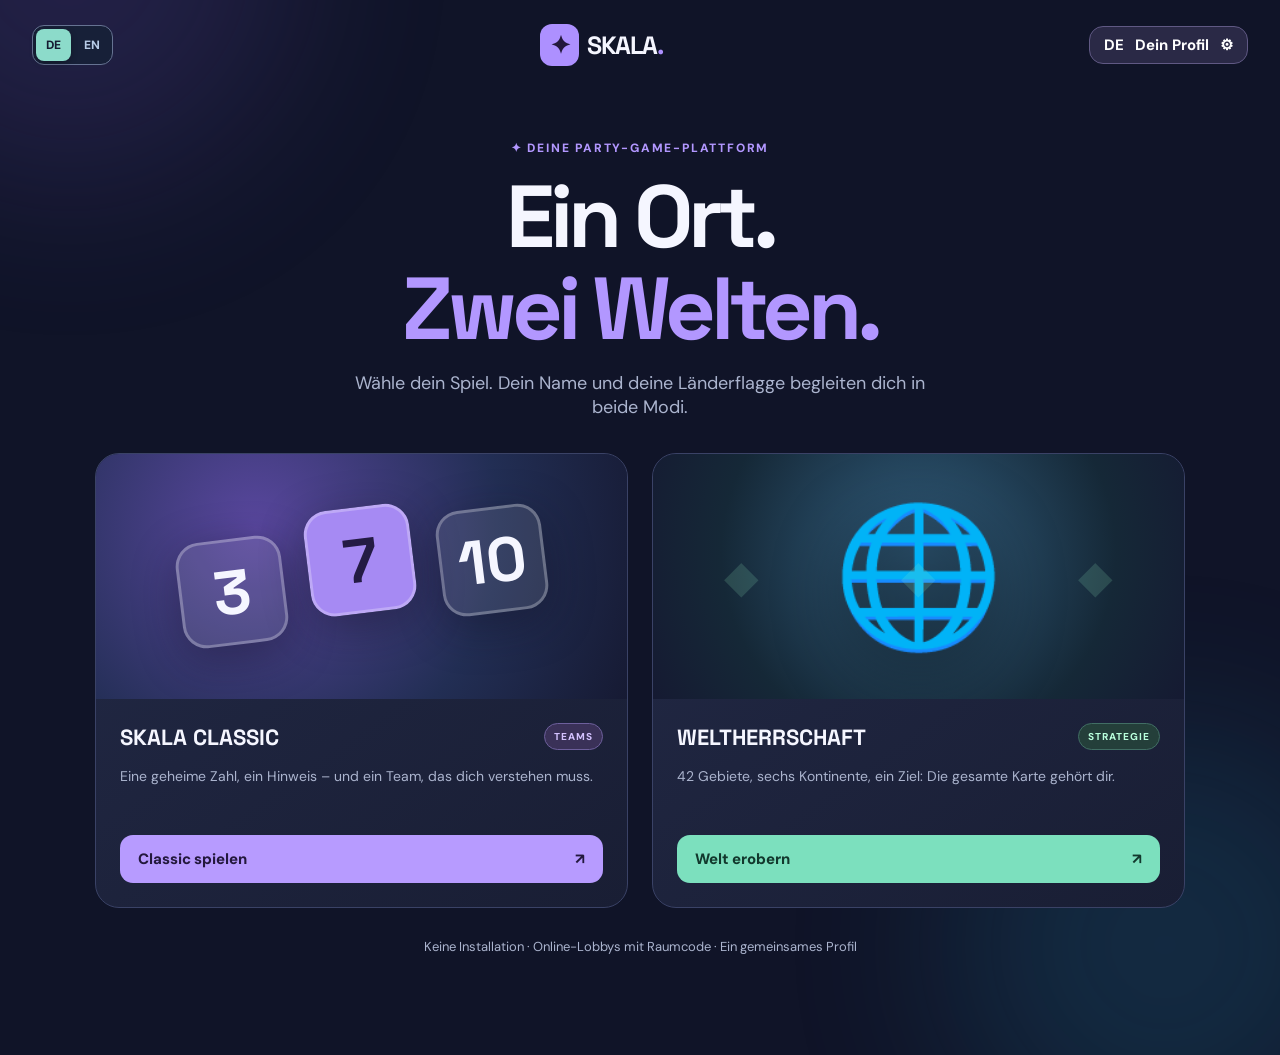
<file: SKALA/index.html>
<!doctype html>
<html lang="de"><head><meta charset="utf-8"><meta name="viewport" content="width=device-width,initial-scale=1"><meta name="theme-color" content="#101428"><title>SKALA — Spiele auswählen</title><link rel="preconnect" href="https://fonts.googleapis.com"><link href="https://fonts.googleapis.com/css2?family=DM+Sans:wght@400;500;600;700;800&family=Space+Grotesk:wght@400;600;700;800&display=swap" rel="stylesheet"><link rel="stylesheet" href="world-style.css?v=3"></head>
<body class="portal-body"><div class="ambient a"></div><div class="ambient b"></div>
<header class="portal-top"><a href="./index.html" class="brand"><span class="brand-symbol">✦</span> SKALA<span class="brand-dot">.</span></a><button id="profile-open" class="profile-button">🇩🇪 <span id="header-name">Profil</span> <span>⚙</span></button></header>
<main class="portal-main"><div class="portal-badge">✦ DEINE PARTY-GAME-PLATTFORM</div><h1>Ein Ort.<br><span>Zwei Welten.</span></h1><p class="portal-description">Wähle dein Spiel. Dein Name und deine Länderflagge begleiten dich in beide Modi.</p>
<div class="portal-grid"><a class="game-select-card classic-select" href="./classic.html"><div class="game-art art-classic"><div class="floating-numbers"><span>3</span><span>7</span><span>10</span></div></div><div class="game-select-content"><div class="mode-title"><span>SKALA CLASSIC</span><span class="mode-pill">TEAMS</span></div><p>Eine geheime Zahl, ein Hinweis – und ein Team, das dich verstehen muss.</p><span class="mode-start">Classic spielen <span>↗</span></span></div></a>
<a class="game-select-card world-select" href="./conquest.html"><div class="game-art art-world"><div class="world-orb">🌐</div><div class="land-marks"><span>◆</span><span>◆</span><span>◆</span></div></div><div class="game-select-content"><div class="mode-title"><span>WELTHERRSCHAFT</span><span class="mode-pill green-pill">STRATEGIE</span></div><p>42 Gebiete, sechs Kontinente, ein Ziel: Die gesamte Karte gehört dir.</p><span class="mode-start">Welt erobern <span>↗</span></span></div></a></div>
<p class="portal-footnote">Keine Installation · Online-Lobbys mit Raumcode · Ein gemeinsames Profil</p></main>
<div id="profile-modal" class="modal-cover" hidden><section class="modal-card profile-modal" role="dialog" aria-modal="true" aria-label="Profil bearbeiten"><div class="modal-head"><h2>Dein SKALA-Profil</h2><button class="icon-btn" data-close>✕</button></div><div class="profile-preview"><span id="flag-preview" class="profile-flag"></span><div><strong id="name-preview">Spieler</strong><p id="country-preview">Deutschland</p></div></div><form id="profile-form"><label class="field-label" for="profile-name">DEIN NAME</label><input id="profile-name" maxlength="18" required placeholder="Spielername"/><label class="field-label" for="flag-filter">LÄNDERFLAGGE SUCHEN</label><input id="flag-filter" placeholder="z. B. Kiribati, Deutschland, Japan …"/><div id="flag-picker" class="flag-grid"></div><button type="submit" class="primary full">Profil speichern</button></form></section></div>
<script src="flags.js?v=3"></script><script>
const valid=new Map(FLAGS),esc=v=>String(v??'').replace(/[&<>"']/g,c=>({'&':'&amp;','<':'&lt;','>':'&gt;','"':'&quot;',"'":'&#39;'}[c]));
const nameKey='skala_name',flagKey='skala_profile_flag';let code=localStorage.getItem(flagKey)||'de';if(!valid.has(code))code='de';
const pic=c=>`<img loading="lazy" src="https://flagcdn.com/w80/${c}.png" alt="${esc(valid.get(c)||c)}" onerror="this.replaceWith(document.createTextNode('${c.toUpperCase()}'))">`;
function refresh(){document.getElementById('profile-open').innerHTML=`${pic(code)} <span>${esc(localStorage.getItem(nameKey)||'Dein Profil')}</span> <span>⚙</span>`;document.getElementById('flag-preview').innerHTML=pic(code);document.getElementById('name-preview').textContent=document.getElementById('profile-name').value||'Spieler';document.getElementById('country-preview').textContent=valid.get(code)||'';}
function flagsList(){const q=document.getElementById('flag-filter').value.toLowerCase();document.getElementById('flag-picker').innerHTML=FLAGS.filter(x=>(x[1]+" "+(window.SKALAI18N?.countryName(x[0])||" ")).toLowerCase().includes(q)).map(([c,n])=>`<button type="button" data-flag="${c}" class="flag-choice ${code===c?'chosen':''}">${pic(c)}<small>${esc(n)}</small></button>`).join('')||'<p>Kein Land gefunden</p>';}
function openProfile(){document.getElementById('profile-name').value=localStorage.getItem(nameKey)||'';document.getElementById('profile-modal').hidden=false;flagsList();refresh();}
document.getElementById('profile-open').onclick=openProfile;document.querySelector('[data-close]').onclick=()=>document.getElementById('profile-modal').hidden=true;
document.getElementById('profile-modal').onclick=e=>{if(e.target.id==='profile-modal')e.target.hidden=true;const b=e.target.closest('[data-flag]');if(b){code=b.dataset.flag;flagsList();refresh();}};
document.getElementById('flag-filter').oninput=flagsList;document.getElementById('profile-name').oninput=refresh;
document.getElementById('profile-form').onsubmit=e=>{e.preventDefault();let name=document.getElementById('profile-name').value.trim();if(!name)return;localStorage.setItem(nameKey,name);localStorage.setItem(flagKey,code);document.getElementById('profile-modal').hidden=true;refresh();};
refresh();
// Old SKALA invitations have only ?room=CODE. Keep those links working.
const query=new URLSearchParams(location.search);if(query.has('room')){location.replace((query.get('game')==='world'?'./conquest.html':'./classic.html')+location.search);}
</script><script src="language.js?v=3"></script></body></html>
</file>
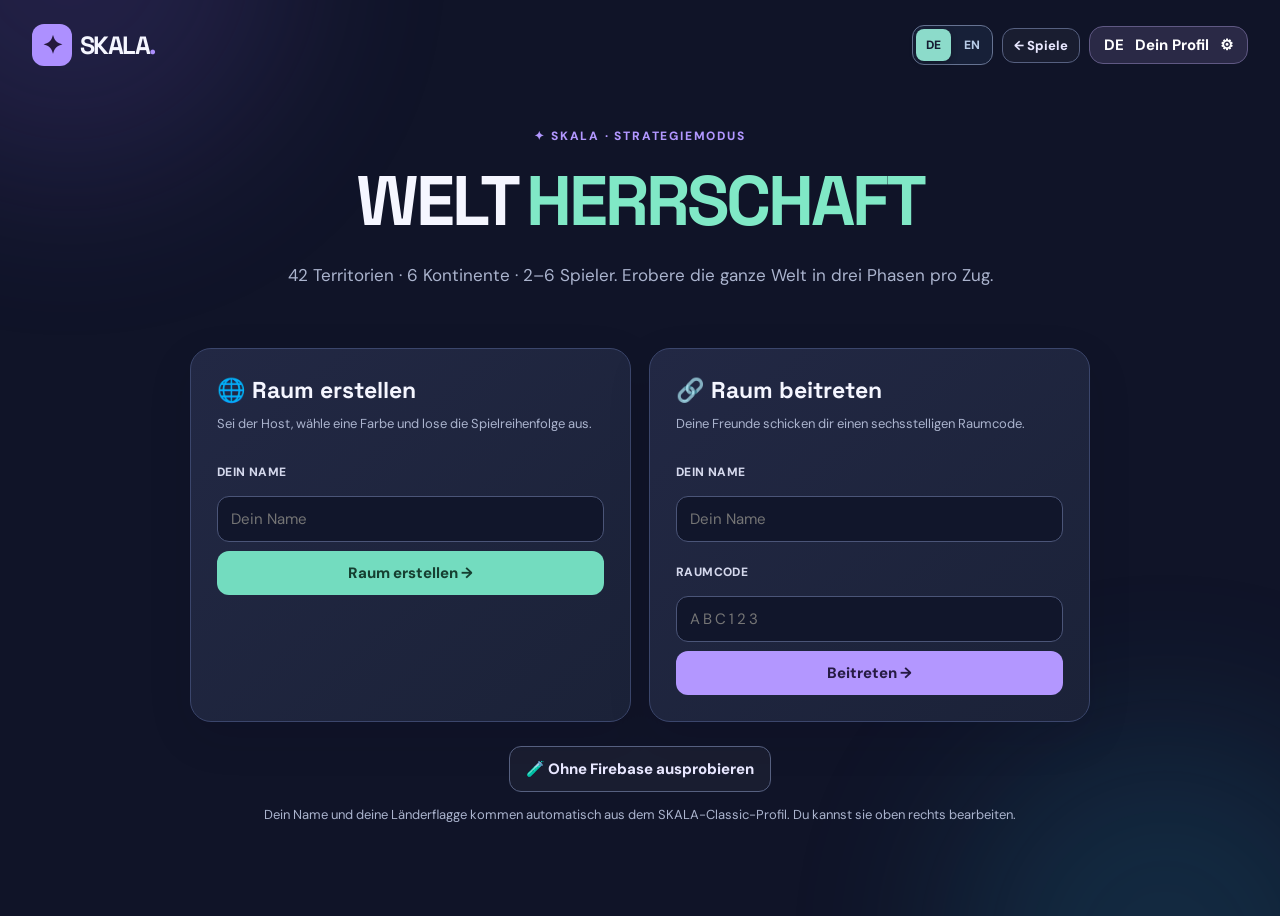
<file: SKALA/conquest.html>
<!doctype html><html lang="de"><head><meta charset="utf-8"><meta name="viewport" content="width=device-width,initial-scale=1"><meta name="theme-color" content="#101428"><title>SKALA Weltherrschaft</title><link rel="preconnect" href="https://fonts.googleapis.com"><link href="https://fonts.googleapis.com/css2?family=DM+Sans:wght@400;500;600;700;800&family=Space+Grotesk:wght@400;600;700;800&display=swap" rel="stylesheet"><link rel="stylesheet" href="world-style.css?v=3.3"></head><body><div class="ambient a"></div><div class="ambient b"></div><header class="world-header"><a href="./index.html" class="brand"><span class="brand-symbol">✦</span> SKALA<span class="brand-dot">.</span></a><nav><a class="outline small-btn" href="./index.html">← Spiele</a><button id="profile-button" class="profile-button">🌐 Profil ⚙</button></nav></header><main id="world-root" class="world-main"><p class="centered muted">Lade Weltherrschaft …</p></main><div id="modal" class="modal-cover" hidden></div><div id="occupy-modal" class="modal-cover" hidden></div><div id="continents-modal" class="modal-cover" hidden></div><div id="toast" class="toast" role="status"></div>
<script src="firebase-config.js"></script><script src="flags.js?v=3"></script><script src="world-map.js?v=3.1"></script><script src="world-engine.js?v=3"></script><script src="conquest.js?v=3.3"></script><script src="language.js?v=3"></script></body></html>
</file>
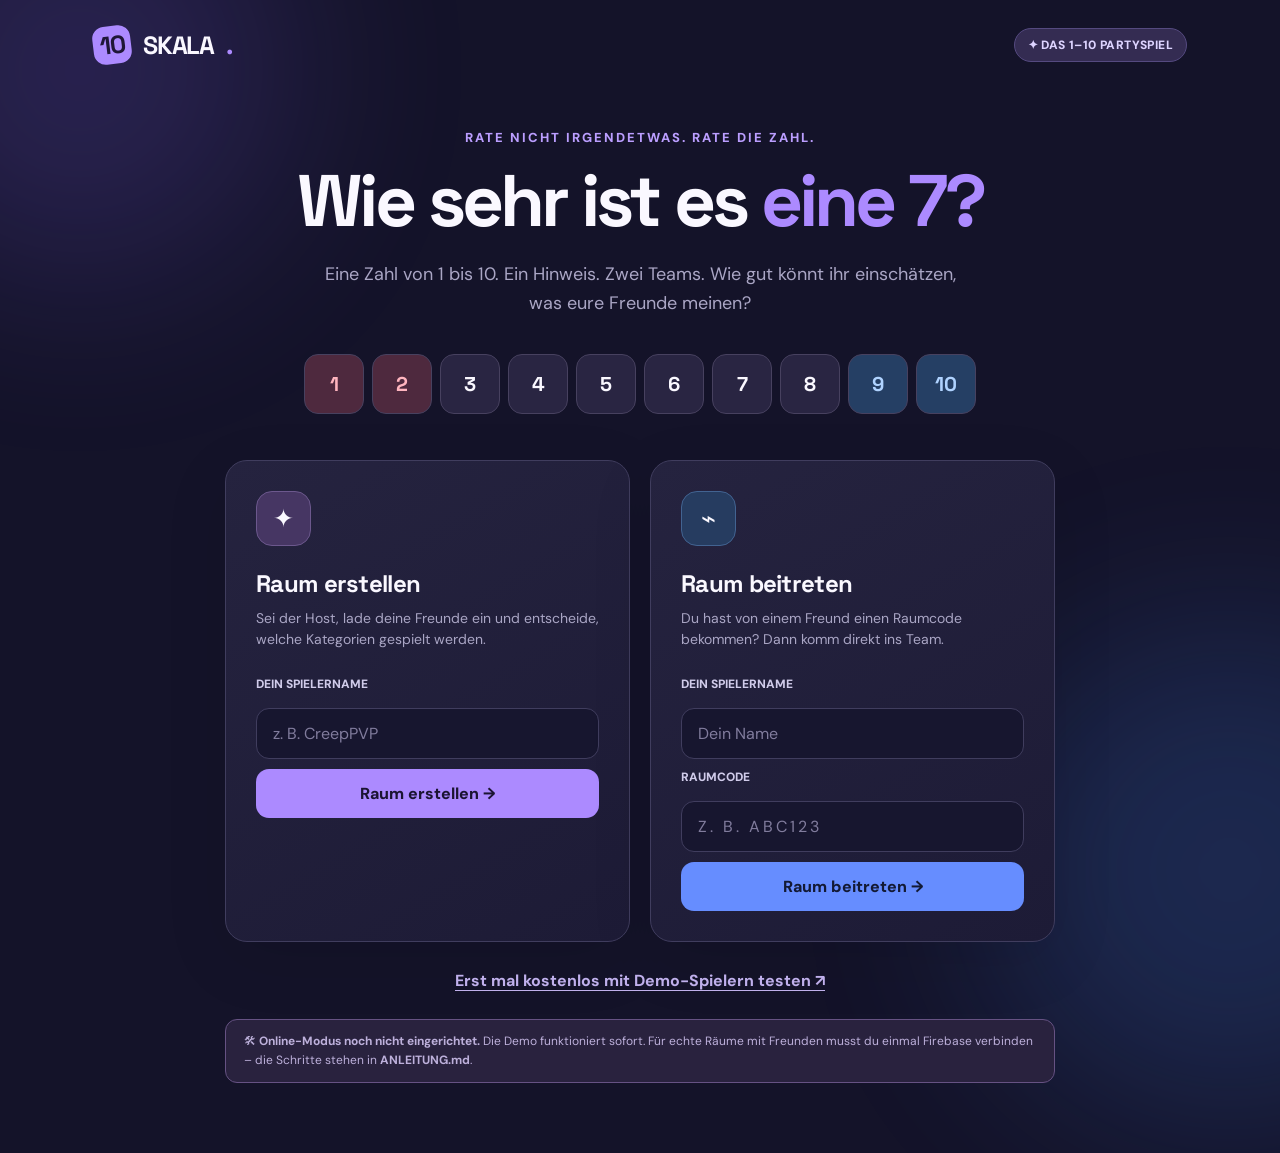
<file: SKALA/demo.html>
<!doctype html>
<html lang="de">
<head>
  <meta charset="utf-8" />
  <meta name="viewport" content="width=device-width, initial-scale=1" />
  <meta name="theme-color" content="#141329" />
  <meta name="description" content="SKALA – Das Partyspiel, bei dem du die richtige Zahl erraten musst." />
  <title>SKALA – Offline-Demo</title>
  <link rel="preconnect" href="https://fonts.googleapis.com" />
  <link rel="preconnect" href="https://fonts.gstatic.com" crossorigin />
  <link href="https://fonts.googleapis.com/css2?family=DM+Sans:wght@400;500;600;700;800&family=Space+Grotesk:wght@400;500;600;700&display=swap" rel="stylesheet" />
  <style>:root{color-scheme:dark;--bg:#141329;--panel:#211f3b;--panel2:#292744;--white:#faf8ff;--muted:#aaa6c5;--line:#403d5e;--purple:#ac8aff;--violet:#8065e7;--red:#ff7184;--blue:#6eafff;--gold:#ffdc7b;--green:#82dfb1}
*{box-sizing:border-box}html{min-height:100%}body{margin:0;min-height:100vh;font-family:'DM Sans',sans-serif;background:var(--bg);color:var(--white);overflow-x:hidden}.ambient{position:fixed;z-index:-1;pointer-events:none;filter:blur(100px);border-radius:100%;opacity:.18}.ambient-a{width:420px;height:420px;top:-140px;left:-130px;background:#8a6aff}.ambient-b{width:500px;height:500px;right:-200px;bottom:-220px;background:#448cfc}button,input,select{font:inherit}button{cursor:pointer;transition:transform .15s,background .15s,border-color .15s,opacity .15s}button:active{transform:scale(.975)}button:disabled{opacity:.45;cursor:not-allowed}input,select{background:#17162f;border:1px solid var(--line);border-radius:13px;padding:14px 16px;color:var(--white);outline:none;min-width:0;width:100%}input:focus,select:focus{border-color:#ae91ff;box-shadow:0 0 0 3px #ae91ff22}input::placeholder{color:#817c9d}a{color:var(--purple)}.shell{max-width:1150px;margin:0 auto;padding:26px 28px 70px}.topbar{display:flex;align-items:center;justify-content:space-between;gap:16px;margin-bottom:65px}.brand{display:flex;align-items:center;gap:12px;font-family:'Space Grotesk',sans-serif;font-size:25px;font-weight:700;letter-spacing:-1.2px;text-decoration:none;color:var(--white)}.logo{width:38px;height:38px;border-radius:12px;background:#ac8aff;color:#1f1738;display:grid;place-items:center;transform:rotate(-7deg);font-weight:800}.tag{display:inline-flex;gap:7px;align-items:center;color:#ddd4ff;background:#342c52;border:1px solid #554a80;border-radius:999px;padding:8px 13px;font-size:12px;font-weight:800;letter-spacing:.4px;text-transform:uppercase}.ghost{border:1px solid var(--line);background:#ffffff0a;color:var(--white);border-radius:12px;padding:11px 15px;font-weight:700}.ghost:hover{background:#ffffff16}.hero{text-align:center;max-width:880px;margin:0 auto 46px}.eyebrow{color:#bb9eff;font-size:13px;font-weight:800;letter-spacing:2px;text-transform:uppercase}.hero h1{font-family:'Space Grotesk',sans-serif;font-size:clamp(42px,6vw,73px);line-height:1.05;letter-spacing:-3.9px;margin:17px 0 20px}.hero h1 em{font-style:normal;color:var(--purple)}.hero p{color:var(--muted);font-size:18px;line-height:1.65;margin:0 auto;max-width:650px}.scale-strip{display:flex;gap:8px;justify-content:center;align-items:center;margin:35px auto 5px;max-width:720px}.scale-strip span{font-family:'Space Grotesk',sans-serif;flex:1;max-width:60px;aspect-ratio:1;border-radius:14px;background:#292542;border:1px solid #47415f;display:grid;place-items:center;font-size:clamp(12px,2vw,20px);font-weight:700}.scale-strip span:nth-child(1),.scale-strip span:nth-child(2){background:#4e293e;color:#ffb5bf}.scale-strip span:nth-child(9),.scale-strip span:nth-child(10){background:#253f64;color:#b0d3ff}.home-grid{display:grid;grid-template-columns:1fr 1fr;gap:20px;max-width:830px;margin:0 auto}.panel{border:1px solid var(--line);border-radius:22px;background:linear-gradient(150deg,#25233f,#1d1b36);box-shadow:0 18px 65px #00000018}.home-card{padding:30px}.home-card .card-icon{font-size:25px;border:1px solid #6c588d;background:#463663;width:55px;height:55px;border-radius:16px;display:grid;place-items:center;margin-bottom:22px}.home-card:nth-child(2) .card-icon{background:#263c60;border-color:#426391}.home-card h2{font-family:'Space Grotesk';font-size:24px;letter-spacing:-.7px;margin:0 0 9px}.home-card p{color:var(--muted);margin:0 0 25px;line-height:1.5;font-size:14px;min-height:43px}.stack{display:grid;gap:10px}.btn{border:0;background:var(--purple);border-radius:13px;padding:14px 20px;font-weight:800;color:#1b1432;display:inline-flex;align-items:center;justify-content:center;gap:9px}.btn:hover{background:#b99cff}.btn.secondary{background:#668dff;color:#131a35}.btn.secondary:hover{background:#87a5ff}.btn.red{background:var(--red)}.btn.sm{padding:10px 14px;font-size:13px;border-radius:10px}.btn:disabled{opacity:.5}.demo-link{display:block;text-align:center;margin:27px auto;color:#c0b0ec;background:none;border:0;text-decoration:underline;text-underline-offset:4px;font-weight:700}.room-top{display:flex;justify-content:space-between;gap:14px;align-items:center;margin-bottom:28px;flex-wrap:wrap}.room-heading{font-family:'Space Grotesk';font-size:clamp(27px,4vw,38px);font-weight:700;letter-spacing:-1.6px;margin:0}.sub{color:var(--muted);font-size:14px;line-height:1.5}.roomcode{border:1px dashed #8777bd;background:#2c2648;border-radius:14px;padding:11px 16px;display:flex;gap:14px;align-items:center}.codeword{font:700 22px 'Space Grotesk';letter-spacing:3px}.room-actions{display:flex;gap:10px;flex-wrap:wrap}.roomcode button{font-size:13px}.section-title{font:700 21px 'Space Grotesk';letter-spacing:-.5px;margin:0 0 12px}.lobby-grid{display:grid;grid-template-columns:1.1fr .9fr;gap:18px}.team-grid{display:grid;grid-template-columns:1fr 1fr;gap:14px}.team-card{padding:20px;min-height:275px}.team-card.red{border-color:#9c4458;background:linear-gradient(160deg,#48263b,#25203a)}.team-card.blue{border-color:#3c669a;background:linear-gradient(160deg,#243c62,#22213d)}.team-title{display:flex;gap:9px;align-items:center;font:700 19px 'Space Grotesk'}.team-title .circle{display:inline-block;width:12px;height:12px;border-radius:50%}.red .circle{background:var(--red)}.blue .circle{background:var(--blue)}.member{display:flex;align-items:center;gap:10px;background:#16152955;border-radius:11px;padding:10px 11px;margin-top:9px;font-size:14px}.avatar{display:grid;place-items:center;border-radius:10px;width:31px;height:31px;flex:none;font-weight:800;background:#ffffff19}.tiny{font-size:11px;color:var(--muted);margin-left:auto}.empty{color:var(--muted);font-size:13px;padding:14px 0}.settings{padding:23px}.cat-list{max-height:286px;overflow:auto;display:flex;flex-wrap:wrap;gap:8px;padding:3px 4px 4px 0}.cat-pill{background:#342d51;border:1px solid #584b7b;color:#eee8ff;border-radius:9px;padding:9px 11px;font-size:12px;font-weight:700;display:inline-flex;align-items:center;gap:8px}.cat-pill button{border:0;background:none;color:#c1acdf;padding:0 2px;font-size:15px;line-height:1}.cat-add{margin-top:18px;padding-top:18px;border-top:1px solid var(--line)}.field-label{color:#d0cbea;font-size:12px;font-weight:800;margin:0 0 6px;display:block}.cat-fields{display:grid;grid-template-columns:1fr 1fr;gap:10px}.cat-fields .wide{grid-column:1/-1}.full{width:100%}.lobby-footer{display:flex;justify-content:space-between;align-items:center;gap:18px;flex-wrap:wrap;margin-top:20px}.lobby-footer .btn{min-width:200px}.note{color:var(--muted);font-size:13px;line-height:1.6}.select-inline{width:auto;max-width:210px;padding:8px 12px}.game-layout{max-width:880px;margin:auto}.scoreboard{display:grid;grid-template-columns:1fr auto 1fr;gap:12px;align-items:center;margin-bottom:18px}.score{border:1px solid var(--line);padding:16px 20px;border-radius:16px;display:flex;align-items:center;gap:13px;background:#25233f}.score.red{border-color:#844357}.score.blue{border-color:#41618c;flex-direction:row-reverse}.score .pts{font:700 35px 'Space Grotesk'}.score .teammeta{font-size:12px;color:var(--muted);line-height:1.5}.score.blue .teammeta{text-align:right}.versus{font:700 12px 'Space Grotesk';color:#8b86a8;letter-spacing:2px}.turnline{display:flex;align-items:center;justify-content:space-between;gap:14px;margin:22px 0 13px;flex-wrap:wrap}.round{color:var(--muted);font-size:13px;font-weight:800;letter-spacing:1.5px;text-transform:uppercase}.turn-person{font-size:14px;color:#ded9f3}.turn-person strong{color:white}.stage{padding:35px;text-align:center;position:relative;overflow:hidden}.stage:before{content:'';position:absolute;inset:0 0 auto;height:4px;background:linear-gradient(90deg,var(--red),var(--purple),var(--blue))}.stage-label{font-size:12px;letter-spacing:1.8px;color:#bca8f4;font-weight:800;text-transform:uppercase;margin-bottom:12px}.stage h2{font:700 clamp(24px,4vw,36px) 'Space Grotesk';letter-spacing:-1px;margin:0 0 15px}.spectrum{margin:20px auto 30px;max-width:610px}.spectrum-bar{height:14px;border-radius:99px;background:linear-gradient(90deg,#ff7c96,#e4b073,#d4d879,#71c9b1,#78aaff);position:relative;margin-bottom:14px}.spectrum-ends{display:flex;justify-content:space-between;font-size:12px;color:var(--muted);font-weight:800;gap:14px;text-align:left}.spectrum-ends span:last-child{text-align:right}.big-number{font:800 95px/1 'Space Grotesk';letter-spacing:-6px;color:var(--gold);text-shadow:0 5px 32px #f2c96035;margin:16px auto 12px}.reveal-grid{display:grid;grid-template-columns:1fr 1fr;gap:12px;max-width:500px;margin:22px auto}.result-box{border-radius:15px;background:#302c4a;border:1px solid #514a6d;padding:17px}.result-box .n{font:800 58px 'Space Grotesk';line-height:1.1}.result-box p{color:var(--muted);font-size:12px;margin:5px 0 0}.result-box.target .n{color:var(--gold)}.points-burst{font:800 20px 'Space Grotesk';margin:12px;color:var(--green)}.answer-word{font:700 clamp(28px,5vw,42px) 'Space Grotesk';color:var(--white);margin:12px 0 19px;overflow-wrap:anywhere}.input-row{max-width:480px;margin:20px auto 5px;display:flex;gap:9px}.input-row .btn{white-space:nowrap}.number-grid{display:grid;grid-template-columns:repeat(10,1fr);gap:7px;margin:22px auto;max-width:620px}.number-grid button{aspect-ratio:1;min-width:0;border:1px solid #5e5678;background:#302c4b;color:white;border-radius:12px;font:700 20px 'Space Grotesk'}.number-grid button.selected,.number-grid button:hover{background:var(--purple);color:#211636;border-color:var(--purple)}.status-bubble{display:inline-block;border:1px solid var(--line);background:#302c4a;border-radius:13px;padding:13px 18px;color:#d4cfeb;font-size:14px;line-height:1.5;margin:18px 0}.game-footer{display:flex;align-items:center;justify-content:space-between;gap:14px;flex-wrap:wrap;margin-top:16px}.game-footer .note{max-width:620px}.history{margin:30px auto 0}.history h3{font:700 18px 'Space Grotesk'}.history-items{display:grid;gap:8px}.history-item{display:grid;grid-template-columns:45px 1fr auto;align-items:center;gap:10px;background:#211f3a;border:1px solid #403b5c;border-radius:11px;padding:12px;font-size:13px}.history-item .num{color:var(--muted)}.history-item strong{color:var(--gold)}.end-card{text-align:center;padding:45px 24px}.end-card h2{font:700 clamp(32px,5vw,55px) 'Space Grotesk';margin:12px}.winner{font:700 22px 'Space Grotesk';margin:15px auto 30px}.demo-controller{border:1px solid #675a8c;background:#30284a;border-radius:13px;padding:9px 13px;display:flex;justify-content:space-between;align-items:center;gap:12px;margin-bottom:15px;flex-wrap:wrap}.demo-controller .sub{font-size:12px}.demo-controller select{max-width:200px}.toast{position:fixed;z-index:100;bottom:22px;left:50%;transform:translateX(-50%) translateY(15px);padding:13px 19px;border-radius:13px;background:#f5eaff;color:#251d38;box-shadow:0 12px 50px #0006;font-weight:800;font-size:13px;opacity:0;transition:.2s;pointer-events:none;max-width:90vw;text-align:center}.toast.show{opacity:1;transform:translateX(-50%) translateY(0)}.muted{color:var(--muted)}.small{font-size:12px}.separator{height:1px;background:var(--line);margin:22px 0}.info-callout{margin:18px auto 0;max-width:830px;background:#29223e;border:1px solid #665283;padding:12px 18px;border-radius:12px;color:#bdb0db;font-size:12px;line-height:1.6}.waiting-dots:after{content:'...';animation:blink 1.3s infinite}@keyframes blink{0%,40%{opacity:.2}60%,100%{opacity:1}}@media(max-width:800px){.lobby-grid{grid-template-columns:1fr}.topbar{margin-bottom:42px}}@media(max-width:620px){.shell{padding:20px 14px 50px}.hero h1{letter-spacing:-2px}.hero p{font-size:15px}.scale-strip{gap:4px}.scale-strip span{border-radius:8px}.home-grid{grid-template-columns:1fr;gap:13px}.home-card{padding:23px}.home-card p{min-height:auto}.team-card{padding:13px;min-height:210px}.member{gap:6px;padding:8px;font-size:12px}.member .tiny{display:none}.stage{padding:30px 15px}.number-grid{gap:4px}.number-grid button{font-size:16px;border-radius:8px}.score{padding:12px;gap:6px}.score .pts{font-size:28px}.roomcode{width:100%;justify-content:space-between}.input-row{flex-direction:column}.history-item{grid-template-columns:30px 1fr auto}.game-footer .btn{width:100%}}
</style>
</head>
<body>
  <div class="ambient ambient-a"></div><div class="ambient ambient-b"></div>
  <div id="app" aria-live="polite"></div>
  <div id="toast" class="toast" role="status" aria-live="polite"></div>
  <script>const firebaseConfigured = false; async function getFirebase() { throw new Error('Die lokale Demo unterstützt nur Testspieler. Für echte Multiplayer-Räume bitte die vollständige Website einrichten.'); }

const PRESETS = [
  ['Wie nervig ist das Schulfach?', 'Mega chillig', 'Extrem nervig'],
  ['Wie lecker ist dieses Essen?', 'Ungenießbar', 'Unglaublich lecker'],
  ['Wie peinlich ist diese Situation?', 'Gar nicht peinlich', 'Maximal peinlich'],
  ['Wie cool ist dieses Tier?', 'Langweilig', 'Legendär'],
  ['Wie schwierig ist dieses Videospiel?', 'Kinderleicht', 'Unmöglich'],
  ['Wie gruselig ist das?', 'Überhaupt nicht', 'Absoluter Horror'],
  ['Wie anstrengend ist dieser Sport?', 'Entspannt', 'Total erschöpfend'],
  ['Wie schön ist dieser Urlaubsort?', 'Gar nicht schön', 'Traumhaft'],
  ['Wie stark ist diese Superkraft?', 'Ziemlich nutzlos', 'Völlig OP'],
  ['Wie nervig ist dieses Geräusch?', 'Angenehm', 'Nicht auszuhalten'],
  ['Wie gut ist dieses Getränk?', 'Schmeckt schrecklich', 'Perfekt'],
  ['Wie gefährlich ist dieses Minecraft-Mob?', 'Ungefährlich', 'Sehr gefährlich'],
  ['Wie hilfreich ist dieser Gegenstand?', 'Komplett nutzlos', 'Super praktisch'],
  ['Wie gemütlich ist dieser Ort?', 'Unbequem', 'Super gemütlich']
];

const app = document.getElementById('app');
const toastEl = document.getElementById('toast');
const state = {
  mode: 'home', room: null, code: '', me: '', demoActor: 'demo1',
  demoSecrets: {}, privateValue: null, privateRoundId: '',
  loadedSecretFor: '', selectedGuess: null, unsubscribe: null,
  pending: false, timer: null, scheduledRound: '', onlineClient: null
};
let toastTimer;
const esc = value => String(value ?? '').replace(/[&<>"']/g, c => ({'&':'&amp;','<':'&lt;','>':'&gt;','"':'&quot;',"'":'&#39;'}[c]));
const randomCode = () => Array.from(crypto.getRandomValues(new Uint8Array(6)), x => 'ABCDEFGHJKLMNPQRSTUVWXYZ23456789'[x % 32]).join('');
const randomNumber = () => (crypto.getRandomValues(new Uint32Array(1))[0] % 10) + 1;
const roomPlayers = room => Object.entries(room?.players || {}).map(([id, person]) => ({id, ...person})).sort((a,b) => (a.joinedAt || 0) - (b.joinedAt || 0));
const teamPlayers = (room, team) => roomPlayers(room).filter(p => p.team === team).sort((a,b) => (a.slot ?? 0) - (b.slot ?? 0));
const isHost = () => state.me && state.room?.hostId === state.me;
const isChooser = () => state.me && state.room?.turn?.chooserId === state.me;
const myPlayer = () => state.room?.players?.[state.me] || null;
const pointsFor = (target, guess) => { const diff = Math.abs(Number(target) - Number(guess)); return diff === 0 ? 3 : diff === 1 ? 2 : diff === 2 ? 1 : 0; };
const roundDone = t => t && Number.isInteger(t.target) && Number.isInteger(t.guess);
const categoryEntries = room => Object.entries(room?.categories || {});
const currentCategory = room => room?.categories?.[room?.turn?.categoryId] || {name: 'Unbekannte Kategorie', low:'1', high:'10'};
function scores(room) {
  const turns = [...Object.values(room.history || {})];
  if (roundDone(room.turn)) turns.push(room.turn);
  return turns.reduce((s,t) => { if(roundDone(t)) s[t.team] += pointsFor(t.target,t.guess); return s; }, {red:0,blue:0});
}
function showToast(message) { toastEl.textContent = message; toastEl.classList.add('show'); clearTimeout(toastTimer); toastTimer = setTimeout(() => toastEl.classList.remove('show'), 3400); }
function errMessage(error) {
  const m = String(error?.message || error);
  if (m.includes('PERMISSION_DENIED') || m.includes('permission_denied')) return 'Firebase hat den Zugriff abgelehnt. Prüfe die Datenbank-Regeln aus der Anleitung.';
  if (m.includes('auth/operation-not-allowed')) return 'Bitte in Firebase die anonyme Anmeldung aktivieren.';
  if (m.includes('auth/invalid-api-key')) return 'Der Firebase-API-Key ist nicht korrekt.';
  if (m.includes('network-request-failed')) return 'Verbindungsproblem. Prüfe deine Internetverbindung.';
  return m;
}
async function guarded(action) { if(state.pending) return; state.pending = true; try { await action(); } catch(e){ console.error(e);showToast(errMessage(e)); } finally {state.pending = false;} }
function wrap(content, room = false) {
  app.innerHTML = `<div class="shell"><header class="topbar"><a href="./" class="brand" data-action="leave"><span class="logo">10</span> SKALA<span style="color:var(--purple)">.</span></a><div class="tag">✦ Das 1–10 Partyspiel</div></header>${content}</div>`;
}
function home() {
  const queryCode = (new URLSearchParams(location.search).get('room') || '').toUpperCase().replace(/[^A-Z0-9]/g,'').slice(0,6);
  wrap(`<section class="hero"><div class="eyebrow">RATE NICHT IRGENDETWAS. RATE DIE ZAHL.</div><h1>Wie sehr ist es <em>eine 7?</em></h1><p>Eine Zahl von 1 bis 10. Ein Hinweis. Zwei Teams. Wie gut könnt ihr einschätzen, was eure Freunde meinen?</p><div class="scale-strip">${Array.from({length:10},(_,i)=>`<span>${i+1}</span>`).join('')}</div></section>
  <div class="home-grid">
    <section class="panel home-card"><div class="card-icon">✦</div><h2>Raum erstellen</h2><p>Sei der Host, lade deine Freunde ein und entscheide, welche Kategorien gespielt werden.</p><form id="create-form" class="stack"><label class="field-label" for="create-name">DEIN SPIELERNAME</label><input id="create-name" maxlength="18" required placeholder="z. B. CreepPVP" autocomplete="nickname" value="${esc(localStorage.getItem('skala_name') || '')}"/><button class="btn full" type="submit">Raum erstellen →</button></form></section>
    <section class="panel home-card"><div class="card-icon">⌁</div><h2>Raum beitreten</h2><p>Du hast von einem Freund einen Raumcode bekommen? Dann komm direkt ins Team.</p><form id="join-form" class="stack"><label class="field-label" for="join-name">DEIN SPIELERNAME</label><input id="join-name" maxlength="18" required placeholder="Dein Name" autocomplete="nickname" value="${esc(localStorage.getItem('skala_name') || '')}"/><label class="field-label" for="join-code">RAUMCODE</label><input id="join-code" maxlength="6" required placeholder="Z. B. ABC123" value="${esc(queryCode)}" style="text-transform:uppercase;letter-spacing:3px"/><button class="btn secondary full" type="submit">Raum beitreten →</button></form></section>
  </div><button class="demo-link" data-action="demo">Erst mal kostenlos mit Demo-Spielern testen ↗</button>
  ${firebaseConfigured ? `<p class="note" style="text-align:center">✓ Mehrspielermodus eingerichtet · Freunde können über Links mitspielen</p>` : `<div class="info-callout">🛠 <strong>Online-Modus noch nicht eingerichtet.</strong> Die Demo funktioniert sofort. Für echte Räume mit Freunden musst du einmal Firebase verbinden – die Schritte stehen in <strong>ANLEITUNG.md</strong>.</div>`}`);
}
function startDemo() {
  state.mode = 'demo'; state.code = 'DEMO10'; state.me = 'demo1'; state.demoActor = 'demo1'; state.demoSecrets={}; state.privateValue=null; state.privateRoundId='';
  const names=['Du (Host)','Mia','Ben','Lena','Alex','Noah'];
  state.room={hostId:'demo1', status:'lobby',roundLimit:12, createdAt:Date.now(), players:Object.fromEntries(names.map((name,i) => [`demo${i+1}`,{name,joinedAt:i+1}])),categories: Object.fromEntries(PRESETS.map((c,i)=>[`c${i+1}`,{name:c[0],low:c[1],high:c[2]}]))};
  render();showToast('Demo geladen – wechsle jederzeit die Spieler-Perspektive.');
}
function demoController() { return `<div class="demo-controller"><div><strong>🧪 Demo-Modus</strong><div class="sub">Spiele alle Rollen in diesem Browser. Es sind keine echten Freunde verbunden.</div></div><select id="demo-actor" aria-label="Demo-Perspektive wechseln">${roomPlayers(state.room).map(p=>`<option value="${p.id}" ${state.me===p.id?'selected':''}>${esc(p.name)}</option>`).join('')}</select></div>`; }
function badgeForPlayer(p, room) { return `<div class="member"><span class="avatar">${esc(p.name.slice(0,1).toUpperCase())}</span><span>${esc(p.name)}${room.hostId===p.id?' <span title="Host">👑</span>':''}${state.me===p.id?' <span class="muted small">(du)</span>':''}</span>${p.slot != null?`<span class="tiny">#${p.slot+1}</span>`:''}</div>`; }
function lobby() {
  const room=state.room, host=isHost(), players=roomPlayers(room), isDemo=state.mode==='demo';
  // Before game start everyone is in the waiting room. The preview distributes by join order.
  const reds=players.filter((p,i)=> i%2===0), blues=players.filter((p,i)=>i%2===1);
  const cats=categoryEntries(room);
  wrap(`${isDemo?demoController():''}<div class="room-top"><div><div class="eyebrow" style="margin-bottom:9px">WARTERAUM</div><h1 class="room-heading">Gleich geht’s los!</h1><div class="sub">${players.length} Spieler im Raum · Vorschau der Teams</div></div><div class="room-actions"><div class="roomcode"><span class="codeword">${esc(state.code)}</span><button class="ghost" data-action="copy">⧉ Kopieren</button></div></div></div>
  <div class="lobby-grid"><div><h2 class="section-title">👥 Deine Teams</h2><div class="team-grid"><section class="panel team-card red"><div class="team-title"><span class="circle"></span> Team Rot</div><div class="sub" style="margin-top:7px">${reds.length} Spieler</div>${reds.length?reds.map(p=>badgeForPlayer(p,room)).join(''):'<p class="empty">Noch niemand hier</p>'}</section><section class="panel team-card blue"><div class="team-title"><span class="circle"></span> Team Blau</div><div class="sub" style="margin-top:7px">${blues.length} Spieler</div>${blues.length?blues.map(p=>badgeForPlayer(p,room)).join(''):'<p class="empty">Noch niemand hier</p>'}</section></div><p class="note">Die Teams werden beim Start zufällig und möglichst gleich groß aufgeteilt. Danach ist abwechselnd Rot → Blau dran.</p></div>
  <section class="panel settings"><div style="display:flex;justify-content:space-between;gap:7px;align-items:center"><h2 class="section-title" style="margin:0">🎯 Kategorien</h2><span class="tag">${cats.length} aktiv</span></div><p class="sub">Von chillig bis extrem: Zu jeder Kategorie gibt es die Skala 1–10.</p><div class="cat-list">${cats.map(([id,cat])=>`<div class="cat-pill" title="1: ${esc(cat.low)} · 10: ${esc(cat.high)}">${esc(cat.name)}${host?`<button data-action="remove-cat" data-id="${esc(id)}" title="Kategorie entfernen" aria-label="Kategorie entfernen">×</button>`:''}</div>`).join('')||'<div class="empty">Füge mindestens eine Kategorie hinzu.</div>'}</div>
  ${host?`<form id="category-form" class="cat-add"><label class="field-label" for="category-name">EIGENE KATEGORIE HINZUFÜGEN</label><div class="cat-fields"><input class="wide" id="category-name" required maxlength="75" placeholder="z. B. Wie nervig ist dieses Schulfach?"/><div><label class="field-label" for="cat-low">1 BEDEUTET</label><input id="cat-low" maxlength="35" required placeholder="chillig"/></div><div><label class="field-label" for="cat-high">10 BEDEUTET</label><input id="cat-high" maxlength="35" required placeholder="nervig"/></div></div><button class="ghost full" type="submit" style="margin-top:10px">＋ Kategorie hinzufügen</button></form>`:''}</section></div>
  <div class="lobby-footer"><div><div style="font-weight:800;margin-bottom:7px">${host?'Du bist der Host 👑':'Warte, bis der Host startet …'}</div><div class="note">${host?'Mindestens 4 Spieler, damit jeder Hinweisgeber ein Teammitglied zum Raten hat.':'Teile den Raumcode mit deinen Freunden und mach dich bereit.'}</div></div><div style="display:flex;gap:10px;align-items:center;flex-wrap:wrap">${host?`<label><span class="field-label">SPIELDAUER</span><select id="round-limit" class="select-inline"><option value="6" ${room.roundLimit===6?'selected':''}>6 Runden</option><option value="12" ${room.roundLimit===12?'selected':''}>12 Runden</option><option value="20" ${room.roundLimit===20?'selected':''}>20 Runden</option><option value="0" ${room.roundLimit===0?'selected':''}>Unendlich</option></select></label><button class="btn" data-action="start" ${players.length<4||!cats.length?'disabled':''}>Spiel starten →</button>`:'<span class="status-bubble">Warten auf Start<span class="waiting-dots"></span></span>'}</div></div>`);
}
function addRoundClass(team) { return team==='red' ? '🔴 Team Rot' : '🔵 Team Blau'; }
function game() {
  const room=state.room, turn=room.turn;
  if(!turn){wrap(`<div class="panel end-card"><h2>Runde wird vorbereitet …</h2></div>`);return;}
  const cat=currentCategory(room), score=scores(room), chooser=room.players?.[turn.chooserId], myTeam=myPlayer()?.team,
    active=myTeam===turn.team, chooserMe=isChooser(), hasClue=!!turn.clue, hasGuess=Number.isInteger(turn.guess), done=roundDone(turn),
    canGuess=active && !chooserMe && hasClue && !hasGuess,
    teamColor=turn.team==='red'?'var(--red)':'var(--blue)';
  let inner='';
  if (done) {
    const pts=pointsFor(turn.target,turn.guess);
    inner=`<div class="stage-label">AUFLÖSUNG</div><h2>Und die Zahl war …</h2><div class="answer-word">„${esc(turn.clue)}“</div><div class="reveal-grid"><div class="result-box target"><div class="n">${turn.target}</div><p>Die geheime Zahl</p></div><div class="result-box"><div class="n">${turn.guess}</div><p>Team-Tipp</p></div></div><div class="points-burst">${pts?`✦ +${pts} ${pts===1?'Punkt':'Punkte'} für ${turn.team==='red'?'Rot':'Blau'}!`:'✦ Diesmal leider 0 Punkte'}</div><p class="sub">${pts===3?'Volltreffer! 🎯':pts===2?'Nur 1 daneben – richtig gut!':pts===1?'Nur 2 daneben – immerhin!':'Nächstes Mal klappt’s bestimmt.'}</p>${isHost()?`<button class="btn" data-action="next" style="margin-top:19px">${room.roundLimit>0&&turn.index>=room.roundLimit?'Ergebnis anzeigen':'Nächste Runde →'}</button>`:'<span class="status-bubble">Warte auf die nächste Runde <span class="waiting-dots"></span></span>'}`;
  } else if (!hasClue) {
    if (chooserMe) {
      inner=`<div class="stage-label">DU BIST DER HINWEISGEBER</div><h2>Finde das perfekte Beispiel!</h2><div class="sub">Nur du siehst deine geheime Zahl.</div>${Number.isInteger(state.privateValue) && state.privateRoundId===turn.id?`<div class="big-number">${state.privateValue}</div><p class="sub">Überlege: Was passt in dieser Kategorie zu einer <strong style="color:var(--gold)">${state.privateValue}/10</strong>?</p><form id="clue-form" class="input-row"><input id="clue-input" minlength="1" maxlength="55" required autofocus placeholder="Dein Begriff oder Beispiel" autocomplete="off"/><button class="btn" type="submit">Hinweis senden →</button></form>`:'<div class="status-bubble">Geheime Zahl wird geladen<span class="waiting-dots"></span></div>'}`;
    } else {
      inner=`<div class="stage-label">HINWEIS WIRD GESUCHT</div><h2>${esc(chooser?.name||'Ein Spieler')} ist am Zug</h2><p class="sub">${active?'Gleich bekommst du einen Begriff. Überlege dann, welche Zahl dazu passt.':'Das andere Team ist an der Reihe. Gleich geht’s weiter.'}</p><span class="status-bubble">Warten auf den Hinweis<span class="waiting-dots"></span></span>`;
    }
  } else if (!hasGuess) {
    if(canGuess) {
      inner=`<div class="stage-label">EURE AUFGABE: ZAHL ERRATEN</div><h2>Welche Zahl meint ${esc(chooser?.name||'euer Teammitglied')}?</h2><div class="answer-word">„${esc(turn.clue)}“</div><p class="sub">Besprecht euch und ein Teammitglied gibt eure gemeinsame Schätzung ab.</p><div class="number-grid" role="group" aria-label="Zahl von 1 bis 10 auswählen">${Array.from({length:10},(_,i)=>`<button type="button" data-action="select-guess" data-number="${i+1}" class="${state.selectedGuess===i+1?'selected':''}" aria-pressed="${state.selectedGuess===i+1}">${i+1}</button>`).join('')}</div><button class="btn" data-action="guess" ${!state.selectedGuess?'disabled':''}>${state.selectedGuess?`${state.selectedGuess} als Tipp abgeben →`:'Wähle zuerst eine Zahl'}</button>`;
    } else if (chooserMe) {
      inner=`<div class="stage-label">DEIN HINWEIS IST RAUS</div><h2>Dein Team überlegt gerade …</h2><div class="answer-word">„${esc(turn.clue)}“</div><p class="sub">Du darfst nichts mehr verraten. Gleich wird der Tipp aufgelöst.</p><span class="status-bubble">Warten auf den Team-Tipp<span class="waiting-dots"></span></span>`;
    } else {
      inner=`<div class="stage-label">DAS ANDERE TEAM RÄT</div><h2>Die Köpfe rauchen!</h2><p class="sub">${addRoundClass(turn.team)} ist am Zug. Ihr seht den Hinweis nach der Auflösung.</p><span class="status-bubble">Team berät sich<span class="waiting-dots"></span></span>`;
    }
  } else {
    inner=`<div class="stage-label">TIPP ABGEGEBEN</div><h2>Die Auflösung kommt!</h2><div class="answer-word">„${esc(turn.clue)}“</div><p class="sub">${addRoundClass(turn.team)} hat <strong>${turn.guess}</strong> getippt.</p><span class="status-bubble">${chooserMe?'Du deckst jetzt deine Zahl auf.':'Warte auf den Hinweisgeber'}<span class="waiting-dots"></span></span>`;
  }
  const history = Object.values(room.history||{}).sort((a,b)=>b.index-a.index).slice(0,5);
  wrap(`${state.mode==='demo'?demoController():''}<div class="game-layout"><div class="room-top" style="margin-bottom:17px"><div><div class="eyebrow" style="margin-bottom:7px">DAS SPIEL LÄUFT</div><h1 class="room-heading">Zahl oder Zufall?</h1></div><div class="roomcode"><span class="codeword">${esc(state.code)}</span><button class="ghost" data-action="copy">⧉</button></div></div>
  <div class="scoreboard"><div class="score red"><div class="pts">${score.red}</div><div class="teammeta">🔴 TEAM ROT<br>${teamPlayers(room,'red').length} Spieler</div></div><div class="versus">VS</div><div class="score blue"><div class="pts">${score.blue}</div><div class="teammeta">🔵 TEAM BLAU<br>${teamPlayers(room,'blue').length} Spieler</div></div></div>
  <div class="turnline"><div class="round">Runde ${turn.index}${room.roundLimit?` / ${room.roundLimit}`:''} · <span style="color:${teamColor}">${addRoundClass(turn.team)}</span></div><div class="turn-person">Am Zug: <strong>${esc(chooser?.name||'Unbekannt')}</strong></div></div>
  <section class="panel stage"><div class="stage-label">DIE KATEGORIE</div><h2>${esc(cat.name)}</h2><div class="spectrum"><div class="spectrum-bar"></div><div class="spectrum-ends"><span>1 · ${esc(cat.low)}</span><span>10 · ${esc(cat.high)}</span></div></div><div class="separator"></div>${inner}</section>
  <div class="game-footer"><div class="note">🎯 Exakt richtig: <strong>3 Punkte</strong> · ±1: <strong>2</strong> · ±2: <strong>1</strong> · Sonst: 0<br>Reihenfolge: Rot 1 → Blau 1 → Rot 2 → Blau 2 → …</div>${isHost()?`<button data-action="end" class="ghost">Spiel beenden</button>`:''}</div>
  ${history.length?`<section class="history"><h3>Letzte Runden</h3><div class="history-items">${history.map(t=>`<div class="history-item"><div class="num">#${t.index}</div><div>${t.team==='red'?'🔴':'🔵'} <strong>${esc(t.clue)}</strong> · ${esc(room.categories?.[t.categoryId]?.name||'Kategorie')}</div><span>${t.guess} / ${t.target} · +${pointsFor(t.target,t.guess)} P.</span></div>`).join('')}</div></section>`:''}
  </div>`);
  if(isHost() && done && state.scheduledRound !== turn.id) {
    clearTimeout(state.timer); state.scheduledRound=turn.id;
    state.timer=setTimeout(()=>{if(state.room?.status==='playing' && state.room?.turn?.id===turn.id && isHost()) guarded(()=>advanceRound());},12000);
  }
}
function finished() {
  const score=scores(state.room), tie=score.red===score.blue, winner=score.red>score.blue?'Team Rot':'Team Blau', winningColor=score.red>score.blue?'var(--red)':'var(--blue)';
  wrap(`${state.mode==='demo'?demoController():''}<div class="game-layout"><section class="panel end-card"><div class="eyebrow">SPIEL BEENDET</div><div style="font-size:55px;margin-top:15px">🏆</div><h2>Was für eine Runde!</h2><div class="winner" style="color:${tie?'var(--gold)':winningColor}">${tie?'Unentschieden!':`${winner} gewinnt!`}</div><div class="scoreboard"><div class="score red"><span class="pts">${score.red}</span><span class="teammeta">TEAM ROT</span></div><span class="versus">VS</span><div class="score blue"><span class="pts">${score.blue}</span><span class="teammeta">TEAM BLAU</span></div></div><p class="sub">${Object.keys(state.room.history||{}).length} gespielte Runden · Danke fürs Mitspielen!</p>${isHost()?`<button class="btn" data-action="again" style="margin-top:20px">Nochmal spielen ↻</button>`:'<p class="status-bubble">Der Host kann eine neue Runde starten.</p>'}</section></div>`);
}
function render() {
  if (!state.room){home();return;}
  if (state.mode==='demo') state.me=state.demoActor;
  if (state.room.status==='lobby') lobby();
  else if(state.room.status==='playing') game();
  else finished();
}
function pickCategory(room, lastId) {
  const ids=Object.keys(room.categories||{});
  if(!ids.length) throw new Error('Du brauchst mindestens eine Kategorie.');
  const selection=ids.filter(id=>id!==lastId);
  const options=selection.length?selection:ids;
  return options[Math.floor(Math.random()*options.length)];
}
function makeTurn(room,index,prevCategory) {
  const team=index%2===1?'red':'blue';
  const people=teamPlayers(room,team);
  if(!people.length) throw new Error('Ein Team hat keine Spieler.');
  const player=people[(Math.ceil(index/2)-1)%people.length];
  return { id:`r${index}`,index,team,chooserId:player.id,categoryId:pickCategory(room,prevCategory),startedAt:Date.now() };
}
function shuffle(list) {const a=[...list];for(let i=a.length-1;i>0;i--){const j=crypto.getRandomValues(new Uint32Array(1))[0]%(i+1);[a[i],a[j]]=[a[j],a[i]];}return a;}
function clearRoundUi() {state.privateRoundId='';state.privateValue=null;state.loadedSecretFor='';state.selectedGuess=null;state.scheduledRound='';clearTimeout(state.timer);}
function assignTeams(room) {
  const players=shuffle(roomPlayers(room));let r=0,b=0;
  for(let i=0;i<players.length;i++){const p=players[i];const team=i%2?'blue':'red';p.team=team;p.slot=team==='red'?r++:b++;}
  return Object.fromEntries(players.map(p=>[p.id,{name:p.name,joinedAt:p.joinedAt,team:p.team,slot:p.slot}]));
}
async function startGame() {
  const room=state.room;if(!isHost())return;
  if(roomPlayers(room).length<4)throw new Error('Mindestens 4 Spieler sind nötig.');
  if(categoryEntries(room).length===0)throw new Error('Füge eine Kategorie hinzu.');
  const players=assignTeams(room);const setup={...room,players,history:{}};const turn=makeTurn(setup,1);
  if(state.mode==='demo'){room.players=players;room.history={};room.status='playing';room.turn=turn;clearRoundUi(); render(); syncPrivateDemo();}
  else {const {db,sdk}=state.onlineClient;const updates={status:'playing',history:null,turn};for(const [uid,p] of Object.entries(players)){updates[`players/${uid}/team`]=p.team;updates[`players/${uid}/slot`]=p.slot;}await sdk.update(sdk.ref(db,`rooms/${state.code}`),updates);}
}
async function advanceRound() {
  const room=state.room;if(!isHost()||!roundDone(room.turn))return;
  const current=room.turn, end=room.roundLimit>0&&current.index>=room.roundLimit;
  const updates={[`history/${current.id}`]:current};
  if(end){updates.status='finished'; updates.turn=null;}
  else {updates.turn=makeTurn(room,current.index+1,current.categoryId);}
  clearTimeout(state.timer);state.scheduledRound='';
  if(state.mode==='demo') {
    room.history??={};room.history[current.id]={...current};
    room.status=end?'finished':'playing';room.turn=end?null:updates.turn;
    clearRoundUi();render();syncPrivateDemo();
  } else {const {db,sdk}=state.onlineClient;await sdk.update(sdk.ref(db,`rooms/${state.code}`),updates);}
}
async function endGame(){if(!isHost())return;const room=state.room,updates={status:'finished',turn:null};if(roundDone(room.turn)) updates[`history/${room.turn.id}`]=room.turn;
 if(state.mode==='demo'){ if(roundDone(room.turn)){room.history??={};room.history[room.turn.id]={...room.turn};}room.status='finished';room.turn=null;clearRoundUi();render();}
 else{const {db,sdk}=state.onlineClient;await sdk.update(sdk.ref(db,`rooms/${state.code}`),updates);}}
async function again(){if(!isHost())return;if(state.mode==='demo'){state.room.status='lobby';state.room.history={};state.room.turn=null;Object.values(state.room.players).forEach(p=>{delete p.team;delete p.slot;});clearRoundUi();render();}
else{const {db,sdk}=state.onlineClient;const updates={status:'lobby',history:null,turn:null};for(const uid of Object.keys(state.room.players||{})){updates[`players/${uid}/team`]=null;updates[`players/${uid}/slot`]=null;}await sdk.update(sdk.ref(db,`rooms/${state.code}`),updates);}}
async function addCategory(name, low, high) {
  if(!isHost())return;
  const id='cat'+Date.now().toString(36)+Math.random().toString(36).slice(2,5),cat={name,low,high};
  if(state.mode==='demo'){state.room.categories[id]=cat;render();}
  else{const {db,sdk}=state.onlineClient;await sdk.set(sdk.ref(db,`rooms/${state.code}/categories/${id}`),cat);}
}
async function removeCategory(id) {
  if(!isHost())return;
  if(Object.keys(state.room.categories||{}).length<=1){showToast('Mindestens eine Kategorie muss bleiben.');return;}
  if(state.room.turn?.categoryId===id){showToast('Diese Kategorie wird gerade gespielt.');return;}
  if(state.mode==='demo'){delete state.room.categories[id];render();}
  else{const {db,sdk}=state.onlineClient;await sdk.remove(sdk.ref(db,`rooms/${state.code}/categories/${id}`));}
}
async function setRoundLimit(limit){if(!isHost()||state.room.status!=='lobby')return;if(state.mode==='demo'){state.room.roundLimit=limit;render();}else{const {db,sdk}=state.onlineClient;await sdk.set(sdk.ref(db,`rooms/${state.code}/roundLimit`),limit);}}
async function sendClue(word){const t=state.room?.turn;if(!isChooser()||t.clue||!Number.isInteger(state.privateValue))return;
 if(state.mode==='demo'){t.clue=word;render();}
 else{const {db,sdk}=state.onlineClient;await sdk.set(sdk.ref(db,`rooms/${state.code}/turn/clue`),word);}}
async function sendGuess(number){const t=state.room?.turn;if(!t||!t.clue||t.guess||!myPlayer()||myPlayer().team!==t.team||isChooser())return;
 if(!Number.isInteger(number)||number<1||number>10)return;
 if(state.mode==='demo'){t.guess=number;state.selectedGuess=null;const secret=state.demoSecrets[t.id];if(Number.isInteger(secret))t.target=secret;render();}
 else{const {db,sdk}=state.onlineClient;await sdk.set(sdk.ref(db,`rooms/${state.code}/turn/guess`),number);state.selectedGuess=null;}}
function syncPrivateDemo(){
  if(state.mode!=='demo'||state.room?.status!=='playing'||!state.room.turn)return;
  const t=state.room.turn;
  if(!state.demoSecrets[t.id])state.demoSecrets[t.id]=randomNumber();
  state.privateValue=isChooser()?state.demoSecrets[t.id]:null;state.privateRoundId=t.id;
  if(Number.isInteger(t.guess)&&!Number.isInteger(t.target)){t.target=state.demoSecrets[t.id];}
  render();
}
async function syncPrivateOnline(){
  const t=state.room?.turn;if(state.mode!=='online'||!t||state.room.status!=='playing'||!isChooser()||Number.isInteger(t.target))return;
  const {db,sdk}=state.onlineClient;
  if(state.loadedSecretFor!==t.id){
    state.loadedSecretFor=t.id;state.privateValue=null;state.privateRoundId='';
    try {
      const secretRef=sdk.ref(db,`secrets/${state.code}/${t.id}`);
      const result=await sdk.runTransaction(secretRef,current=>current??{chooserId:state.me,number:randomNumber()}, {applyLocally:false});
      if(!result.committed && !result.snapshot.exists())throw new Error('Die geheime Zahl konnte nicht erstellt werden.');
      if(state.room?.turn?.id!==t.id)return;
      state.privateValue=result.snapshot.val()?.number;
      state.privateRoundId=t.id;
      render();
    } catch (e) {state.loadedSecretFor='';showToast('Geheime Zahl: '+errMessage(e));return;}
  }
  if(state.room?.turn?.id===t.id && Number.isInteger(state.privateValue) && Number.isInteger(state.room.turn.guess) && !Number.isInteger(state.room.turn.target)) {
    try {await sdk.set(sdk.ref(db,`rooms/${state.code}/turn/target`),state.privateValue);}catch(e){showToast('Auflösen fehlgeschlagen: '+errMessage(e));}
  }
}
function attachRoom(code, client){
  if(state.unsubscribe)state.unsubscribe();clearRoundUi();state.mode='online';state.code=code;state.onlineClient=client;state.me=client.auth.currentUser.uid;
  const {db,sdk}=client;
  state.unsubscribe=sdk.onValue(sdk.ref(db,`rooms/${code}`),snapshot=>{
    const room=snapshot.val();if(!room){showToast('Dieser Raum existiert nicht mehr.');leaveRoom();return;}
    if(!room.players?.[state.me]){showToast('Du bist nicht mehr Mitglied dieses Raums.');leaveRoom();return;}
    const lastId=state.room?.turn?.id;
    state.room=room;
    if(lastId!==room.turn?.id){clearRoundUi();}
    render();
    if(isChooser()) void syncPrivateOnline();
  },error=>showToast(errMessage(error)));
  localStorage.setItem('skala_room',code);
  history.replaceState(null,'',`${location.pathname}?room=${encodeURIComponent(code)}`);
}
async function createOnline(name){
  const client=await getFirebase();const {auth,db,sdk}=client, uid=auth.currentUser.uid;
  for(let attempt=0;attempt<5;attempt++){
    const code=randomCode(),ref=sdk.ref(db,`rooms/${code}`);
    const room={hostId:uid,createdAt:Date.now(),status:'lobby',roundLimit:12,players:{[uid]:{name,joinedAt:Date.now()}},categories:Object.fromEntries(PRESETS.map((c,i)=>[`c${i+1}`,{name:c[0],low:c[1],high:c[2]}]))};
    const result=await sdk.runTransaction(ref,value=>value===null?room:undefined,{applyLocally:false});
    if(result.committed){state.room=null;attachRoom(code,client);return;}
  }
  throw new Error('Es konnte kein freier Raumcode erstellt werden.');
}
async function joinOnline(name,code){
  if(!/^[A-Z0-9]{6}$/.test(code))throw new Error('Ein Raumcode hat genau 6 Zeichen.');
  const client=await getFirebase();const {auth,db,sdk}=client,uid=auth.currentUser.uid;
  const snapshot=await sdk.get(sdk.ref(db,`rooms/${code}`));
  if(!snapshot.exists())throw new Error('Raum nicht gefunden. Prüfe deinen Code.');
  const room=snapshot.val();
  if(!room.players?.[uid]){
    if(room.status!=='lobby')throw new Error('Dieses Spiel hat schon begonnen. Beitritt ist nur im Warteraum möglich.');
    await sdk.set(sdk.ref(db,`rooms/${code}/players/${uid}`),{name,joinedAt:Date.now()});
  }
  state.room=null;attachRoom(code,client);
}
function leaveRoom(){
  clearTimeout(state.timer);if(state.unsubscribe){state.unsubscribe();state.unsubscribe=null;}
  state.mode='home';state.room=null;state.me='';state.code='';state.privateValue=null;state.privateRoundId='';state.loadedSecretFor='';
  localStorage.removeItem('skala_room');history.replaceState(null,'',location.pathname);render();
}
async function autoRestore(){
  const code=(new URLSearchParams(location.search).get('room')||'').toUpperCase();
  const saved=localStorage.getItem('skala_room');
  if(!firebaseConfigured||!saved||saved!==code)return;
  try {
    const client=await getFirebase();const snap=await client.sdk.get(client.sdk.ref(client.db,`rooms/${saved}`));
    if(snap.exists()&&snap.val().players?.[client.auth.currentUser.uid])attachRoom(saved,client);
  }catch(e){console.warn('Wiederaufnahme nicht möglich:',e);}
}

app.addEventListener('submit',event=>{
  const form=event.target;if(!['create-form','join-form','category-form','clue-form'].includes(form.id))return;
  event.preventDefault();
  void guarded(async()=>{
    if(form.id==='create-form'){const name=document.getElementById('create-name').value.trim();if(!name)return;localStorage.setItem('skala_name',name);await createOnline(name);}
    if(form.id==='join-form'){const name=document.getElementById('join-name').value.trim(),code=document.getElementById('join-code').value.trim().toUpperCase();if(!name)return;localStorage.setItem('skala_name',name);await joinOnline(name,code);}
    if(form.id==='category-form'){const name=document.getElementById('category-name').value.trim(),low=document.getElementById('cat-low').value.trim(),high=document.getElementById('cat-high').value.trim();if(name&&low&&high)await addCategory(name,low,high);}
    if(form.id==='clue-form'){const word=document.getElementById('clue-input').value.trim();if(word)await sendClue(word);}
  });
});
app.addEventListener('change',event=>{
  if(event.target.id==='demo-actor'){state.demoActor=event.target.value;state.me=state.demoActor;syncPrivateDemo();}
  if(event.target.id==='round-limit')void guarded(()=>setRoundLimit(Number(event.target.value)));
});
app.addEventListener('click',event=>{
  const button=event.target.closest('[data-action]');if(!button)return;
  const action=button.dataset.action;
  if(action==='leave'){event.preventDefault();leaveRoom();return;}
  if(action==='demo'){startDemo();return;}
  if(action==='copy'){
    const link=`${location.origin}${location.pathname}?room=${encodeURIComponent(state.code)}`;
    const write = navigator.clipboard?.writeText(state.mode==='demo'?state.code:link);
    if(write) write.then(()=>showToast(state.mode==='demo'?'Demo-Code kopiert':'Einladungslink kopiert!')).catch(()=>showToast(`Raumcode: ${state.code}`));
    else showToast(`Raumcode: ${state.code}`);
    return;
  }
  if(action==='select-guess'){state.selectedGuess=Number(button.dataset.number);render();return;}
  if(action==='guess') {const n=state.selectedGuess;void guarded(()=>sendGuess(n));return;}
  if(action==='remove-cat'){void guarded(()=>removeCategory(button.dataset.id));return;}
  if(action==='start'){void guarded(startGame);return;}
  if(action==='next'){void guarded(advanceRound);return;}
  if(action==='end'){if(confirm('Spiel wirklich beenden?'))void guarded(endGame);return;}
  if(action==='again'){void guarded(again);return;}
});
render();void autoRestore();
</script>
</body>
</html>
</file>
<file: SKALA/world-style.css>
:root{color-scheme:dark;--bg:#101428;--pane:#1c223a;--pane2:#252b48;--border:#3a4266;--text:#f5f6ff;--muted:#abb4ce;--violet:#b297ff;--teal:#79dfc1;--gold:#ffe08e;--red:#ff7a86}
*{box-sizing:border-box}body{margin:0;min-height:100vh;font:15px 'DM Sans',sans-serif;background:var(--bg);color:var(--text);overflow-x:hidden}button,input,select{font:inherit}button{cursor:pointer}button:disabled{opacity:.43;cursor:not-allowed}a{color:inherit;text-decoration:none}input,select{background:#11162b;color:#fff;border:1px solid #4b5578;border-radius:12px;padding:12px 13px;outline:none;width:100%}input:focus,select:focus{border-color:#a18dff;box-shadow:0 0 0 2px #a18dff33}.muted,.caption{color:var(--muted)}.caption{font-size:12px}.sub{font-size:13px;line-height:1.6;color:var(--muted)}.ambient{position:fixed;z-index:-1;pointer-events:none;opacity:.17;border-radius:99%;filter:blur(90px)}.ambient.a{width:440px;height:440px;background:#8061dc;top:-260px;left:-150px}.ambient.b{width:430px;height:430px;background:#259bc0;bottom:-260px;right:-100px}.brand{font:bold 25px 'Space Grotesk';letter-spacing:-1.5px;display:flex;align-items:center;gap:8px}.brand-symbol{background:#ad90ff;border-radius:12px;color:#24183c;padding:5px 10px}.brand-dot{color:#ad90ff;margin-left:-8px}.portal-top,.world-header{max-width:1480px;margin:auto;padding:24px 32px;display:flex;align-items:center;justify-content:space-between;gap:14px}.portal-main{max-width:1130px;margin:30px auto 50px;text-align:center;padding:20px}.portal-badge,.overline{color:var(--violet);font-size:12px;letter-spacing:1.8px;font-weight:800}.portal-main h1{font:800 clamp(48px,8vw,88px)/1.05 'Space Grotesk';letter-spacing:-5px;margin:15px 0}.portal-main h1 span{color:var(--violet)}.portal-description{color:var(--muted);font-size:18px;max-width:580px;margin:0 auto 34px}.portal-grid{display:grid;grid-template-columns:1fr 1fr;gap:24px}.game-select-card{text-align:left;background:linear-gradient(145deg,#222946,#191e34);border:1px solid var(--border);border-radius:24px;overflow:hidden;transition:transform .16s,border-color .16s;display:flex;flex-direction:column}.game-select-card:hover{transform:translateY(-4px);border-color:#ab96ff}.game-art{height:245px;display:grid;place-items:center;position:relative;overflow:hidden}.art-classic{background:radial-gradient(circle at 30% 30%,#59479e,#222e54 60%,#161a33)}.floating-numbers{display:flex;gap:25px;transform:rotate(-7deg)}.floating-numbers span{display:grid;place-items:center;width:106px;height:106px;border:3px solid #ffffff44;background:#ffffff18;border-radius:24px;box-shadow:0 12px 45px #1411236b;font:800 62px 'Space Grotesk'}.floating-numbers span:nth-child(2){background:#a68af3;color:#241b44;transform:translateY(-16px)}.art-world{background:radial-gradient(circle at 50% 40%,#325e7e,#152837 65%,#151a32)}.world-orb{font-size:137px;filter:drop-shadow(0 18px 32px #0008)}.land-marks{position:absolute;inset:0;display:flex;justify-content:space-around;align-items:center;opacity:.16;color:#98f4c4;font-size:45px}.game-select-content{padding:24px}.mode-title{font:800 22px 'Space Grotesk';display:flex;align-items:center;justify-content:space-between;gap:10px}.mode-pill{font:800 10px 'DM Sans';letter-spacing:1px;color:#d4c2ff;border:1px solid #6d5f9c;background:#3a3158;border-radius:99px;padding:6px 9px}.mode-pill.green-pill{color:#b9ffdc;border-color:#416e64;background:#243f3a}.game-select-content p{color:var(--muted);font-size:14px;line-height:1.65;min-height:50px}.mode-start{display:flex;justify-content:space-between;background:#b79bff;color:#23183d;font-weight:800;border-radius:13px;padding:14px 18px;margin-top:20px}.world-select .mode-start{background:#7ce0be;color:#12382d}.portal-footnote{color:var(--muted);font-size:13px;margin:30px}.profile-button{display:flex;gap:11px;align-items:center;border-radius:14px;border:1px solid #605984;background:#2a2946;color:#fff;padding:8px 14px;font-weight:700;max-width:250px}.profile-button img{width:36px;height:26px;object-fit:contain}.primary,.secondary,.outline,.icon-btn{border:0;border-radius:12px;padding:12px 16px;font-weight:800;display:inline-flex;align-items:center;justify-content:center;gap:7px}.primary{background:#b397ff;color:#261b43}.primary:hover{background:#c1abff}.secondary{background:#73dcbf;color:#163f31}.secondary:hover{background:#8df2d3}.outline,.icon-btn{color:#e8e7ff;border:1px solid #566080;background:#ffffff0a}.outline:hover,.icon-btn:hover{background:#ffffff16}.icon-btn{padding:7px 12px}.small-btn{padding:8px 11px;font-size:13px}.full{width:100%}.modal-cover{position:fixed;inset:0;background:#080c19dd;z-index:1000;display:grid;place-items:center;padding:18px;overflow:auto}.modal-cover[hidden]{display:none}.modal-card{width:min(530px,100%);background:#202641;border:1px solid #59618b;box-shadow:0 25px 95px #0009;border-radius:22px;padding:24px;max-height:calc(100vh - 32px);overflow:auto}.modal-head{display:flex;justify-content:space-between;align-items:center;margin-bottom:16px}.modal-head h2{font:800 23px 'Space Grotesk';margin:0}.profile-preview{display:flex;gap:12px;align-items:center;border-radius:14px;background:#141b32;padding:12px;margin-bottom:16px}.profile-flag img{display:block;width:86px;height:62px;object-fit:contain}.profile-preview p{margin:5px 0;color:var(--muted)}.field-label{font-size:12px;font-weight:800;letter-spacing:.4px;color:#d4d8ec;display:block;margin:13px 0 7px}.flag-grid{display:grid;grid-template-columns:repeat(4,minmax(0,1fr));gap:8px;max-height:250px;overflow:auto;padding:8px 0;margin-bottom:18px}.flag-choice{background:#2b314e;color:#f3f4ff;border:1px solid #495171;border-radius:11px;padding:8px 4px;display:grid;place-items:center;gap:5px;min-width:0}.flag-choice.chosen{outline:2px solid #ba9dff}.flag-choice img{width:54px;height:39px;object-fit:contain}.flag-choice small{font-size:10px;overflow-wrap:anywhere}.world-main{max-width:1480px;margin:0 auto;padding:0 26px 60px}.world-header{padding-bottom:14px}.world-header nav{display:flex;gap:9px;align-items:center;flex-wrap:wrap}.panel{background:linear-gradient(140deg,#222844,#1b2238);border:1px solid #3b466c;border-radius:21px;box-shadow:0 15px 45px #080a181b}.home-world{max-width:900px;margin:30px auto}.hero-world{padding:18px;text-align:center;margin-bottom:24px}.hero-world h1{font:800 clamp(40px,7vw,70px) 'Space Grotesk';letter-spacing:-3px;margin:12px 0}.hero-world p{color:var(--muted);font-size:17px;line-height:1.6}.world-actions{display:grid;grid-template-columns:1fr 1fr;gap:18px}.world-actions .panel{padding:26px}.world-actions h2{font:800 23px 'Space Grotesk';margin:0 0 9px}.world-actions form{display:grid;gap:9px;margin-top:16px}.room-code{font:800 22px 'Space Grotesk';letter-spacing:3px;color:var(--gold)}.lobby-header{display:flex;align-items:center;justify-content:space-between;gap:15px;margin-bottom:18px;flex-wrap:wrap}.lobby-header h1{font:800 36px 'Space Grotesk';margin:6px 0}.lobby-info{display:flex;align-items:center;gap:12px;flex-wrap:wrap}.world-lobby-grid{display:grid;grid-template-columns:minmax(0,1fr) 330px;gap:18px}.panel-pad{padding:21px}.section-head{display:flex;align-items:center;justify-content:space-between;gap:8px;margin:0 0 15px}.section-head h2{font:800 20px 'Space Grotesk';margin:0}.player-list{display:grid;grid-template-columns:1fr 1fr;gap:11px}.player-card{background:#151c35;border:1px solid #4a5578;border-radius:16px;padding:13px;display:flex;align-items:center;gap:12px;min-height:76px}.player-card.current{border-color:#f5db8d}.player-card .flag-img{width:63px;height:44px;object-fit:contain;flex:none}.player-info{min-width:0;flex:1}.player-info strong{display:block;font-size:15px;overflow-wrap:anywhere}.player-info small{display:block;color:var(--muted);font-size:12px;margin-top:4px}.swatch-dot{display:inline-block;width:12px;height:12px;border-radius:4px;background:var(--swatch);border:1px solid #ffffff66;flex:none}.color-grid{display:grid;grid-template-columns:repeat(4,1fr);gap:9px;margin:14px 0}.color-choose{background:#252c4b;border:2px solid #475074;color:#fff;border-radius:11px;display:grid;place-items:center;gap:6px;padding:8px;font-size:11px}.color-choose .color-block{display:block;background:var(--swatch);width:100%;height:27px;border-radius:7px}.color-choose.chosen{border-color:#e5d1ff;box-shadow:0 0 0 1px #e5d1ff}.color-choose.taken{opacity:.43}.order-row{display:flex;align-items:center;gap:10px;padding:10px 8px;border-top:1px solid #ffffff18}.order-row span:last-child{margin-left:auto;color:var(--muted)}.status-chip{border:1px solid #547d70;color:#b3ffe2;background:#2a4a41;border-radius:999px;font-size:12px;font-weight:800;padding:7px 10px;display:inline-flex;align-items:center}.game-upper{display:flex;justify-content:space-between;align-items:center;gap:14px;flex-wrap:wrap;margin-bottom:13px}.turn-badge{background:#334263;border:1px solid #617198;padding:8px 12px;border-radius:11px;color:#e7eaff;font-size:13px;font-weight:800}.game-columns{display:grid;grid-template-columns:minmax(0,1fr) 305px;gap:17px;align-items:start}.map-panel{padding:16px;min-width:0}.world-map-viewport{background:radial-gradient(circle at 47% 32%,#1b435a,#0d203a 68%,#101a33);border:1px solid #35617b;border-radius:15px;overflow:hidden;position:relative;touch-action:none;cursor:grab}.world-map-viewport.dragging{cursor:grabbing}.map-svg{display:block;width:100%;height:auto;min-height:380px;max-height:650px;user-select:none}.land-tile{stroke:#101629;stroke-width:2.3;stroke-linejoin:round;cursor:pointer;transition:filter .12s;vector-effect:non-scaling-stroke}.land-tile:hover{filter:brightness(1.27)}.land-tile.selected{stroke:#fff5b0;stroke-width:4.5;filter:drop-shadow(0px 0px 6px #ffeeb6)}.land-tile.reachable{stroke:#b0ffe1;stroke-width:4;filter:drop-shadow(0 0 4px #78efc5)}.land-tile.attacking{stroke:#ffb1bd;stroke-width:4;filter:drop-shadow(0 0 5px #ff7189)}.land-tile.inactive{opacity:.83}.troop-badge{fill:#10172be8;stroke:#d6e7ff;stroke-width:1;pointer-events:none}.troop-label{fill:white;font:800 14px 'DM Sans';text-anchor:middle;pointer-events:none}.map-territory-label{fill:#ffffffd9;font:700 11px 'DM Sans';text-anchor:middle;paint-order:stroke;stroke:#15223899;stroke-width:3px;pointer-events:none}.ocean-link{fill:none;stroke:#6cdab0;stroke-width:2;stroke-dasharray:6 6;opacity:.7;pointer-events:none}.map-watermark{fill:#88bed2;opacity:.2;font:800 19px 'Space Grotesk';letter-spacing:6px;pointer-events:none}.map-controls{display:flex;gap:8px;align-items:center;justify-content:space-between;margin-top:11px;flex-wrap:wrap}.map-help{font-size:12px;color:var(--muted)}.map-btns{display:flex;gap:6px}.info-sidebar{padding:19px;position:sticky;top:12px}.info-sidebar h2{font:800 21px 'Space Grotesk';margin:0 0 9px}.phase-indicator{display:flex;gap:5px;margin:14px 0 19px}.phase-step{flex:1;background:#303953;border:1px solid #435071;border-radius:8px;padding:8px 3px;font-size:10px;text-align:center;color:#abb5ca;font-weight:800}.phase-step.active{background:#5a4b8a;color:#fff;border-color:#ab9cf8}.small-stat{background:#151d34;border:1px solid #364562;padding:11px;border-radius:12px;margin-bottom:10px}.small-stat strong{display:block;font:800 23px 'Space Grotesk';color:#f6f5ff}.stat-label{color:var(--muted);font-size:11px;font-weight:700;text-transform:uppercase;letter-spacing:.5px}.side-actions{display:grid;gap:9px}.side-actions input[type=range]{accent-color:#b6a4ff;padding:0;border:0;box-shadow:none}.action-readout{display:flex;justify-content:space-between;font-size:13px;align-items:center;padding:9px 0}.action-readout strong{font-size:23px}.chance-display{font:800 42px 'Space Grotesk';color:#7cdfb9;margin:12px 0}.player-roster{display:grid;gap:8px}.roster-entry{display:flex;gap:10px;align-items:center;background:#141b30;border:1px solid #35405f;border-radius:12px;padding:9px;min-width:0}.roster-entry.active{border-color:#f7d48d}.roster-entry .flag-img{width:43px;height:31px;object-fit:contain}.roster-meta{flex:1;min-width:0}.roster-meta strong{font-size:13px;display:block;overflow-wrap:anywhere}.roster-meta small{font-size:11px;color:var(--muted)}.other-box{margin-top:15px;padding:15px}.game-log{display:grid;gap:8px;font-size:12px;color:var(--muted)}.game-log div{border-bottom:1px solid #ffffff12;padding:6px 0}.centered{text-align:center}.victory-panel{max-width:580px;margin:60px auto;padding:40px;text-align:center}.victory-panel h1{font:800 48px 'Space Grotesk';margin:12px 0}.toast{position:fixed;bottom:18px;left:50%;transform:translateX(-50%);background:#322749;border:1px solid #a991ef;color:white;border-radius:13px;padding:13px 18px;z-index:1200;box-shadow:0 8px 40px #0009;display:none;max-width:min(500px,95vw)}.toast.show{display:block}.demo-strip{display:flex;gap:8px;justify-content:space-between;align-items:center;margin-bottom:16px;padding:13px;border-radius:14px;background:#2c3154;border:1px solid #60648c;flex-wrap:wrap}.demo-strip select{max-width:230px}.slider-number{font:800 24px 'Space Grotesk'}
@media(max-width:1050px){.game-columns,.world-lobby-grid{grid-template-columns:1fr}.info-sidebar{position:static}.portal-grid{gap:16px}}@media(max-width:730px){.portal-grid,.world-actions,.player-list{grid-template-columns:1fr}.portal-top,.world-header{padding:18px}.portal-main{padding:12px}.world-main{padding:0 12px 40px}.game-art{height:180px}.floating-numbers span{width:72px;height:72px;font-size:43px}.world-orb{font-size:110px}.portal-main h1{letter-spacing:-2px}.map-svg{min-height:280px}.flag-grid{grid-template-columns:repeat(3,1fr)}.world-header .brand{font-size:21px}}

/* V2 responsive map and click-performance improvements */
.land-tile{transition:stroke .08s linear;stroke:#12243c;stroke-width:1.5;opacity:.96}
.land-tile:hover{filter:brightness(1.18)}
.land-tile.selected{stroke:#fff6b8;stroke-width:3.3;filter:none}
.land-tile.reachable{stroke:#beffe3;stroke-width:3;filter:none}
.land-tile.attacking{stroke:#ffc3c8;stroke-width:3;filter:none}
.land-tile.inactive{opacity:.91}
.map-svg{contain:layout paint;touch-action:none}
.map-territory-label{font-size:10px;paint-order:stroke;stroke-width:2.8px;fill:#fff;font-weight:800}
.troop-badge{fill:#0b172eec;stroke:#e6f1ff;stroke-width:1.1px}
.map-panel{background:#101d33}
.world-map-viewport{background:radial-gradient(ellipse at 54% 39%,#123955,#071a32 75%)}
button[data-action=deploy],button[data-action=confirm-deploy]{min-height:49px;cursor:pointer}
button[data-action=deploy]:active{transform:scale(.98)}
/* V3 language control and native-look dialogs */
.skala-language-switch{display:inline-flex;align-items:center;gap:3px;padding:3px;border:1px solid #667392;border-radius:12px;background:#172038;white-space:nowrap;flex-shrink:0;vertical-align:middle}
.skala-language-switch button{border:0;border-radius:8px;min-width:35px;min-height:32px;padding:4px 8px;color:#b8cbe7;background:transparent;font:800 12px 'DM Sans',sans-serif;cursor:pointer}
.skala-language-switch button.active{color:#161b32;background:#8cdbca;box-shadow:0 2px 6px #0004}
.skala-language-switch button:focus-visible{outline:2px solid #fff;outline-offset:2px}
.skala-dialog-overlay{position:fixed;inset:0;z-index:3000;background:#070e20e8;display:grid;place-items:center;padding:18px;backdrop-filter:blur(7px)}
.skala-dialog{width:min(450px,100%);background:linear-gradient(145deg,#30395f,#1d2641);border:1px solid #8191ba;box-shadow:0 24px 100px #000b;border-radius:23px;padding:26px;color:white;text-align:center}
.skala-dialog-icon{font-size:30px;margin-bottom:8px}
.skala-dialog h2{font:800 25px 'Space Grotesk',sans-serif;margin:7px 0 10px}
.skala-dialog p{font:500 15px/1.6 'DM Sans',sans-serif;color:#d4dff5;overflow-wrap:anywhere}
.skala-dialog-buttons{display:flex;gap:10px;margin-top:23px}
.skala-dialog-buttons button{flex:1;cursor:pointer;border-radius:12px;border:1px solid #727ea3;background:#303b59;color:white;font:800 14px 'DM Sans',sans-serif;min-height:47px}
.skala-dialog-buttons button.skala-dialog-ok{background:#83e0c3;color:#17283a;border-color:#bdfde9}
.skala-dialog-buttons button:focus-visible{outline:2px solid white;outline-offset:2px}
.occupy-card{text-align:center;border-color:#83e0c3;width:min(490px,100%)}
.occupy-card h2{font:800 26px 'Space Grotesk',sans-serif;margin:5px 0 8px}
.occupy-route{padding:12px;border-radius:13px;background:#101b33;border:1px solid #4b617d;margin:16px 0}
.occupy-card input[type=range]{width:100%;accent-color:#83e0c3;cursor:pointer}
.occupy-modal-readout{display:grid;grid-template-columns:1fr 1fr;gap:10px;margin:14px 0}
.occupy-modal-readout>div{padding:13px 7px;border:1px solid #405576;background:#16213a;border-radius:13px}
.occupy-modal-readout strong{display:block;font:800 30px 'Space Grotesk',sans-serif;color:#8de9ca}
.occupy-modal-readout small{font-size:12px;color:#d3def6}
.occupy-confirm{width:100%;min-height:49px}
@media(max-width:620px){.skala-language-switch button{min-width:30px;padding:4px 5px}.portal-top,.world-header{gap:8px}.world-header nav{gap:5px}}

.hero-world h1 span{margin-left:.12em}

/* V3.2 — Read-only continent-progress modal */
.continent-toggle{border-color:#6abda9!important;color:#aff8e3!important;background:#22514755!important;white-space:nowrap}
.continent-toggle:hover,.continent-toggle:focus-visible{background:#32796188!important}
.continents-dialog{width:min(800px,100%);padding:25px;max-height:min(88vh,920px);overflow:auto}
.continents-dialog .modal-head{gap:15px;align-items:start}
.continents-dialog .modal-head h2{font-size:27px;margin-top:7px}
.continent-intro{margin:5px 0 17px}
.continent-intro strong{color:#f7f8ff}
.continents-grid{display:grid;grid-template-columns:repeat(2,minmax(0,1fr));gap:11px}
.continent-card{border:1px solid #435575;border-radius:15px;background:#131d35;padding:15px;min-width:0}
.continent-card.continent-complete{border-color:#75dcbc;background:linear-gradient(130deg,#183a3d,#162840)}
.continent-card-top,.continent-card-middle{display:flex;align-items:center;justify-content:space-between;gap:8px}
.continent-name{display:flex;gap:8px;align-items:center;min-width:0}
.continent-name strong{font:800 17px 'Space Grotesk',sans-serif;line-height:1.3}
.continent-bonus{font:800 22px 'Space Grotesk',sans-serif;color:#9ef0d6;white-space:nowrap}
.continent-bonus small{font:600 11px 'DM Sans',sans-serif;color:#c6f1e3}
.continent-card-middle{font-size:12px;color:#cad6eb;margin:12px 0 9px}
.continent-status{font-size:11px;text-align:right;color:#aebbd2}
.continent-status.secured{color:#95f2d4;font-weight:800}
.continent-progress{height:9px;overflow:hidden;border-radius:10px;background:#37435f;border:1px solid #405071}
.continent-progress>span{height:100%;display:block;border-radius:10px;background:linear-gradient(90deg,#629eeb,#81e2c2);transition:width .2s ease}
.continent-complete .continent-progress>span{background:#8ce9c4}
.continent-total{display:flex;align-items:center;justify-content:space-between;gap:15px;border-radius:12px;background:#203d44;border:1px solid #548e87;padding:15px;margin-top:15px}
.continent-total span{font-size:13px;color:#daf6ed}
.continent-total strong{font:800 23px 'Space Grotesk',sans-serif;color:#9bf3d7;white-space:nowrap}
.continent-footnote{margin:12px 0 0}
@media(max-width:640px){.continents-dialog{padding:18px;max-height:92vh}.continents-grid{grid-template-columns:1fr}.continent-card{padding:12px}.continent-total{align-items:start;flex-direction:column;gap:5px}}

/* V3.3 — Every territory required for each continent bonus, with live ownership */
.continents-dialog{width:min(945px,100%)}
.continent-card{display:flex;flex-direction:column}
.continent-list-heading{font-size:11px;letter-spacing:.03em;text-transform:uppercase;font-weight:800;color:#b8c9df;margin:15px 0 9px}
.continent-territory-list{list-style:none;margin:0;padding:0;display:grid;grid-template-columns:repeat(2,minmax(0,1fr));gap:6px}
.continent-territory{display:flex;align-items:center;gap:7px;min-width:0;min-height:33px;padding:6px 7px;border:1px solid #46526c;border-radius:8px;background:#1e2a41;color:#f0f3ff;font-size:12px}
.continent-territory.owned{background:#1e3d38;border-color:#3d7e70}
.continent-territory.missing{background:#343044;border-color:#6a5366}
.continent-territory-symbol{font-size:14px;font-weight:900;flex:none;color:#ffc982}
.continent-territory.owned .continent-territory-symbol{color:#8ce9c4}
.continent-territory-name{min-width:0;flex:1;overflow-wrap:anywhere;font-weight:700;line-height:1.2}
.continent-territory-state{flex:none;color:#f0c7a8;font-size:10px;font-weight:700}
.continent-territory.owned .continent-territory-state{color:#9deacb}
@media(max-width:900px){.continent-territory-list{grid-template-columns:1fr}}
@media(max-width:640px){.continents-dialog{width:min(560px,100%)}}
</file>
